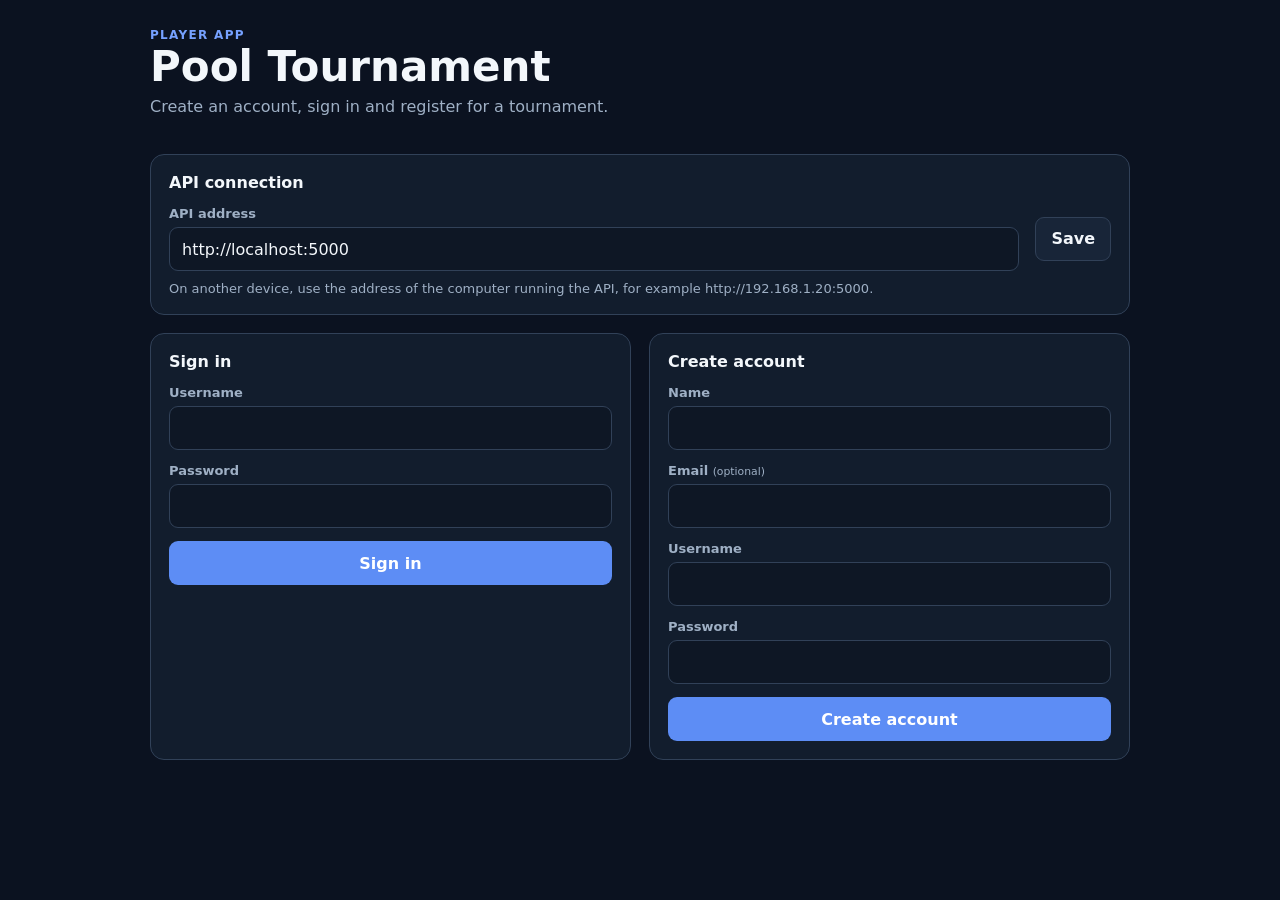
<file: PoolPlayer/index.html>
<!DOCTYPE html>
<html lang="en">
<head>
  <meta charset="utf-8">
  <meta name="viewport" content="width=device-width, initial-scale=1">
  <title>Pool Tournament Player</title>
  <link rel="stylesheet" href="player.css">
</head>
<body>
  <main class="appShell">
    <header class="appHeader">
      <div>
        <div class="eyebrow">PLAYER APP</div>
        <h1>Pool Tournament</h1>
        <p class="muted">Create an account, sign in and register for a tournament.</p>
      </div>
      <button id="logoutButton" class="button secondary hidden" type="button">Sign out</button>
    </header>

    <section class="panel apiPanel">
      <div class="sectionTitle">API connection</div>
      <div class="apiRow">
        <label class="field grow">
          <span>API address</span>
          <input id="apiBase" type="url" value="http://localhost:5000" autocomplete="url">
        </label>
        <button id="saveApiButton" class="button secondary" type="button">Save</button>
      </div>
      <p class="hint">On another device, use the address of the computer running the API, for example http://192.168.1.20:5000.</p>
    </section>

    <div id="message" class="message hidden" role="status" aria-live="polite"></div>

    <section id="authPanel" class="authGrid">
      <form id="loginForm" class="panel">
        <div class="sectionTitle">Sign in</div>
        <label class="field">
          <span>Username</span>
          <input id="loginUsername" type="text" required autocomplete="username">
        </label>
        <label class="field">
          <span>Password</span>
          <input id="loginPassword" type="password" required autocomplete="current-password">
        </label>
        <button class="button primary full" type="submit">Sign in</button>
      </form>

      <form id="registerForm" class="panel">
        <div class="sectionTitle">Create account</div>
        <label class="field">
          <span>Name</span>
          <input id="registerName" type="text" maxlength="50" required autocomplete="name">
        </label>
        <label class="field">
          <span>Email <small>(optional)</small></span>
          <input id="registerEmail" type="email" maxlength="100" autocomplete="email">
        </label>
        <label class="field">
          <span>Username</span>
          <input id="registerUsername" type="text" minlength="3" maxlength="30" required autocomplete="username">
        </label>
        <label class="field">
          <span>Password</span>
          <input id="registerPassword" type="password" minlength="8" maxlength="50" required autocomplete="new-password">
        </label>
        <button class="button primary full" type="submit">Create account</button>
      </form>
    </section>

    <section id="dashboard" class="hidden">
      <div class="panel profilePanel">
        <div>
          <div class="eyebrow">SIGNED IN AS</div>
          <h2 id="profileName">Player</h2>
          <div id="profileUsername" class="muted"></div>
          <div id="profileMmr" class="profileMmr">MMR 1000</div>
        </div>
        <button id="refreshButton" class="button secondary" type="button">Refresh</button>
      </div>

      <section class="tournamentsSection">
        <div class="sectionHeadingRow">
          <div>
            <div class="eyebrow">TOURNAMENTS</div>
            <h2>Choose a tournament</h2>
          </div>
        </div>

        <form id="privateTournamentForm" class="panel privateSearchPanel">
          <div>
            <div class="sectionTitle compactTitle">Private tournament</div>
            <p class="hint privateHint">Private tournaments are hidden from the list. Enter the join code from the tournament administrator.</p>
          </div>
          <div class="privateSearchRow">
            <label class="field grow privateCodeField">
              <span>Join code</span>
              <input id="privateTournamentCode" type="text" maxlength="20" autocomplete="off" autocapitalize="characters" spellcheck="false" placeholder="e.g. 7F3A91BC20">
            </label>
            <button class="button secondary" type="submit">Find tournament</button>
          </div>
          <div id="privateTournamentResult" class="privateTournamentResult hidden"></div>
        </form>

        <div class="listLabel">Public tournaments and tournaments you joined</div>
        <div id="tournamentList" class="tournamentList"></div>
        <div id="emptyTournaments" class="panel emptyState hidden">No public tournaments are available yet. You can still join a private tournament with its code.</div>
      </section>
    </section>
  </main>

  <script src="player.js"></script>
</body>
</html>
</file>
<file: PoolPlayer/player.css>
:root {
  color-scheme: dark;
  --bg: #0b1220;
  --panel: #121d2d;
  --panel2: #182538;
  --border: #314158;
  --text: #f3f7fb;
  --muted: #9fb0c5;
  --accent: #5d8df5;
  --accent2: #76a1ff;
  --good: #2f9d72;
  --bad: #b65360;
}

* { box-sizing: border-box; }

body {
  margin: 0;
  min-height: 100vh;
  background: var(--bg);
  color: var(--text);
  font-family: Inter, ui-sans-serif, system-ui, -apple-system, BlinkMacSystemFont, "Segoe UI", sans-serif;
}

button, input { font: inherit; }

.appShell {
  width: min(980px, calc(100% - 28px));
  margin: 0 auto;
  padding: 28px 0 60px;
}

.appHeader,
.profilePanel,
.sectionHeadingRow,
.apiRow,
.tournamentTop,
.tournamentBottom {
  display: flex;
  align-items: center;
  justify-content: space-between;
  gap: 16px;
}

.appHeader { margin-bottom: 22px; }
h1, h2, p { margin-top: 0; }
h1 { margin-bottom: 6px; font-size: clamp(28px, 5vw, 42px); }
h2 { margin-bottom: 4px; }

.eyebrow {
  color: var(--accent2);
  font-size: 12px;
  font-weight: 800;
  letter-spacing: .11em;
}

.muted, .hint { color: var(--muted); }
.hint { margin: 10px 0 0; font-size: 13px; }

.panel {
  background: var(--panel);
  border: 1px solid var(--border);
  border-radius: 14px;
  padding: 18px;
}

.apiPanel { margin-bottom: 18px; }
.sectionTitle { font-weight: 800; margin-bottom: 14px; }
.authGrid { display: grid; grid-template-columns: repeat(2, minmax(0,1fr)); gap: 18px; }

.field { display: grid; gap: 6px; margin-bottom: 13px; min-width: 0; }
.field span { color: var(--muted); font-size: 13px; font-weight: 700; }
.field small { font-weight: 500; }
.grow { flex: 1 1 auto; margin-bottom: 0; }

input {
  width: 100%;
  min-height: 44px;
  border-radius: 9px;
  border: 1px solid var(--border);
  background: #0e1725;
  color: var(--text);
  padding: 10px 12px;
  outline: none;
}
input:focus { border-color: var(--accent2); box-shadow: 0 0 0 3px rgba(93,141,245,.18); }

.button {
  min-height: 44px;
  border-radius: 9px;
  border: 1px solid transparent;
  padding: 10px 15px;
  font-weight: 800;
  cursor: pointer;
}
.button:disabled { opacity: .45; cursor: not-allowed; }
.button.primary { background: var(--accent); color: white; }
.button.secondary { background: var(--panel2); border-color: var(--border); color: var(--text); }
.button.danger { background: transparent; border-color: var(--bad); color: #ffb9c2; }
.full { width: 100%; }

.message {
  margin: 0 0 18px;
  border: 1px solid var(--border);
  border-radius: 10px;
  padding: 12px 14px;
  background: var(--panel2);
}
.message.good { border-color: var(--good); }
.message.bad { border-color: var(--bad); }
.hidden { display: none !important; }

.profilePanel { margin-bottom: 24px; }
.tournamentsSection { margin-top: 16px; }
.sectionHeadingRow { margin-bottom: 12px; }
.tournamentList { display: grid; gap: 12px; }

.tournamentCard {
  background: var(--panel);
  border: 1px solid var(--border);
  border-radius: 14px;
  padding: 17px;
}
.tournamentCard.joined { border-color: var(--good); }
.tournamentName { font-size: 19px; font-weight: 850; margin-bottom: 4px; }
.tournamentMeta { color: var(--muted); font-size: 14px; }
.tournamentBottom { margin-top: 15px; align-items: flex-end; }
.registrationBadge {
  display: inline-flex;
  align-items: center;
  min-height: 30px;
  border-radius: 999px;
  padding: 5px 10px;
  background: rgba(47,157,114,.16);
  border: 1px solid var(--good);
  font-size: 13px;
  font-weight: 800;
}
.slotInfo { color: var(--muted); font-size: 13px; line-height: 1.45; }
.emptyState { color: var(--muted); text-align: center; }

@media (max-width: 700px) {
  .appShell { width: min(100% - 20px, 980px); padding-top: 18px; }
  .authGrid { grid-template-columns: 1fr; }
  .appHeader, .profilePanel { align-items: flex-start; }
  .apiRow { align-items: flex-end; }
  .tournamentTop, .tournamentBottom { align-items: flex-start; flex-direction: column; }
  .tournamentBottom .button { width: 100%; }
}

@media (max-width: 480px) {
  .appHeader, .profilePanel, .apiRow { flex-direction: column; align-items: stretch; }
  .appHeader .button, .profilePanel .button, .apiRow .button { width: 100%; }
}

/* Private tournament lookup */
.privateSearchPanel {
  display: grid;
  gap: 14px;
  margin-bottom: 18px;
}
.compactTitle { margin-bottom: 4px; }
.privateHint { margin-top: 0; }
.privateSearchRow {
  display: flex;
  align-items: flex-end;
  gap: 12px;
}
.privateCodeField { margin-bottom: 0; }
#privateTournamentCode {
  text-transform: uppercase;
  letter-spacing: .08em;
  font-weight: 800;
}
.privateTournamentResult {
  padding-top: 14px;
  border-top: 1px solid var(--border);
}
.privateTournamentResult .tournamentCard { background: var(--panel2); }
.listLabel {
  margin: 2px 0 10px;
  color: var(--muted);
  font-size: 12px;
  font-weight: 800;
  text-transform: uppercase;
  letter-spacing: .08em;
}
.badgeRow {
  display: flex;
  flex-wrap: wrap;
  gap: 7px;
  justify-content: flex-end;
}
.privateBadge {
  display: inline-flex;
  align-items: center;
  min-height: 30px;
  border-radius: 999px;
  padding: 5px 10px;
  background: rgba(118,161,255,.11);
  border: 1px solid var(--accent2);
  color: #dce7ff;
  font-size: 13px;
  font-weight: 800;
}

@media (max-width: 700px) {
  .privateSearchRow { align-items: stretch; flex-direction: column; }
  .privateSearchRow .button { width: 100%; }
  .badgeRow { justify-content: flex-start; }
}

/* Player pool, venue and schedule details */
.playerPools {
  margin-top: 16px;
  padding-top: 16px;
  border-top: 1px solid var(--border);
}
.playerPoolsHeading {
  margin-bottom: 10px;
  color: var(--accent2);
  font-size: 12px;
  font-weight: 850;
  letter-spacing: .08em;
  text-transform: uppercase;
}
.playerPoolList {
  display: grid;
  gap: 9px;
}
.playerPoolItem {
  display: grid;
  grid-template-columns: minmax(150px, .85fr) minmax(210px, 1.15fr);
  gap: 14px;
  padding: 12px 13px;
  border: 1px solid var(--border);
  border-radius: 10px;
  background: var(--panel2);
}
.playerPoolNames, .playerPoolDetails { min-width: 0; }
.playerPoolStage {
  color: var(--muted);
  font-size: 12px;
  font-weight: 750;
  margin-bottom: 2px;
}
.playerPoolName {
  font-size: 16px;
  font-weight: 850;
  overflow-wrap: anywhere;
}
.playerPoolDetails {
  display: grid;
  gap: 4px;
  align-content: center;
}
.poolDetailLine {
  color: var(--text);
  font-size: 13px;
  line-height: 1.4;
  overflow-wrap: anywhere;
}
.poolScheduleEmpty {
  color: var(--muted);
  font-size: 13px;
  line-height: 1.45;
  padding: 11px 12px;
  border: 1px dashed var(--border);
  border-radius: 9px;
}

@media (max-width: 620px) {
  .playerPoolItem { grid-template-columns: 1fr; gap: 8px; }
}


.profileMmr {
  display: inline-flex;
  align-items: center;
  margin-top: 10px;
  padding: 6px 10px;
  border: 1px solid var(--border);
  border-radius: 999px;
  font-weight: 800;
  letter-spacing: .04em;
}

/* Match status inside each player pool */
.playerPoolMatches {
  grid-column: 1 / -1;
  padding-top: 10px;
  border-top: 1px solid var(--border);
}
.playerPoolMatchesHeading {
  margin-bottom: 8px;
  color: var(--muted);
  font-size: 12px;
  font-weight: 800;
  text-transform: uppercase;
  letter-spacing: .06em;
}
.playerMatchList {
  display: grid;
  gap: 7px;
}
.playerMatchRow {
  display: flex;
  align-items: center;
  justify-content: space-between;
  gap: 12px;
  min-width: 0;
  padding: 9px 10px;
  border: 1px solid var(--border);
  border-radius: 8px;
  background: rgba(11, 18, 32, .42);
}
.playerMatchText { min-width: 0; }
.playerMatchName {
  font-size: 13px;
  font-weight: 800;
  overflow-wrap: anywhere;
}
.playerMatchOpponent {
  margin-top: 2px;
  color: var(--muted);
  font-size: 12px;
  overflow-wrap: anywhere;
}
.playerMatchStatusWrap {
  display: flex;
  flex-wrap: wrap;
  justify-content: flex-end;
  gap: 6px;
  flex: 0 0 auto;
}
.playerMatchStatus,
.playerMatchResult {
  display: inline-flex;
  align-items: center;
  min-height: 26px;
  padding: 4px 8px;
  border-radius: 999px;
  border: 1px solid var(--border);
  font-size: 11px;
  font-weight: 850;
  white-space: nowrap;
}
.playerMatchStatus.played {
  border-color: var(--good);
  background: rgba(47,157,114,.14);
}
.playerMatchStatus.pending {
  border-color: var(--accent2);
  background: rgba(118,161,255,.10);
}
.playerMatchResult.won {
  border-color: var(--good);
  color: #baf2d8;
}
.playerMatchResult.lost {
  border-color: var(--bad);
  color: #ffb9c2;
}
.playerMatchResult.placed {
  color: var(--text);
}
.poolMatchesEmpty {
  color: var(--muted);
  font-size: 12px;
  line-height: 1.4;
}

@media (max-width: 620px) {
  .playerMatchRow {
    align-items: flex-start;
    flex-direction: column;
  }
  .playerMatchStatusWrap { justify-content: flex-start; }
}
</file>
